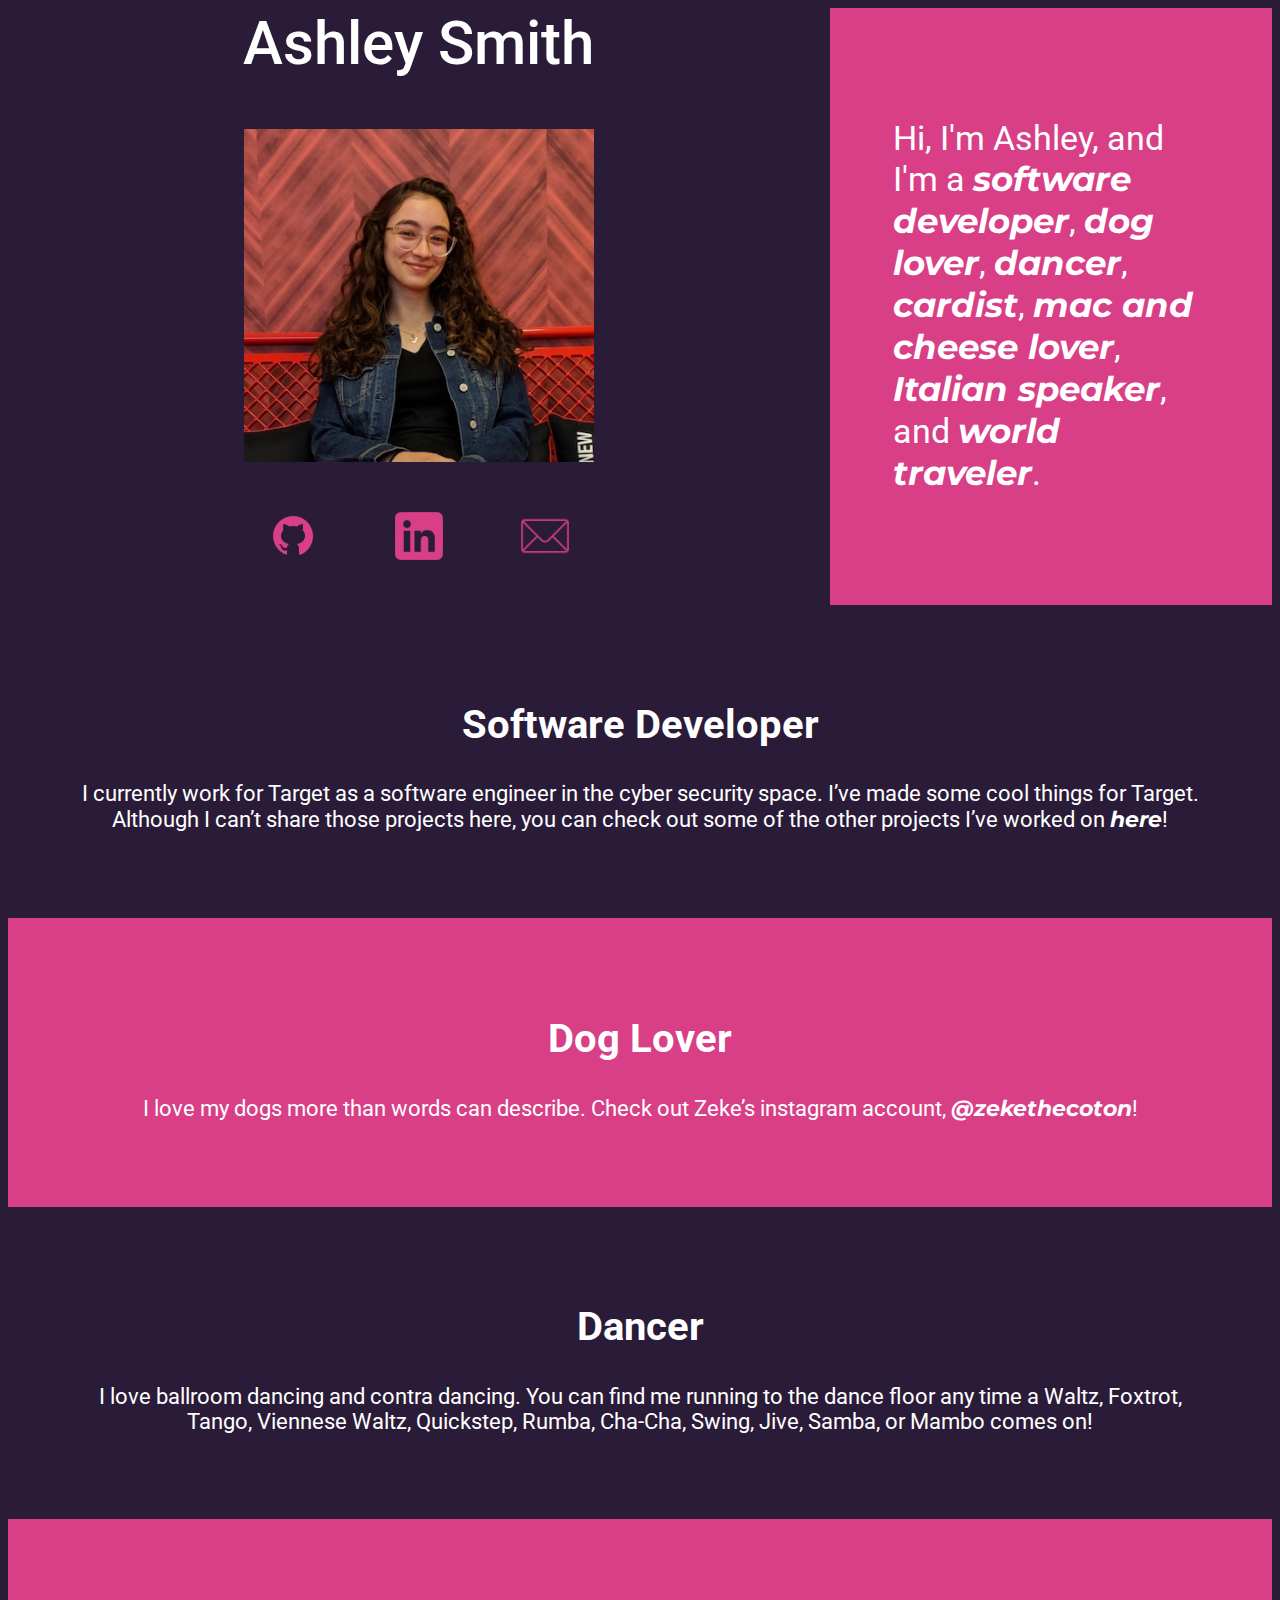
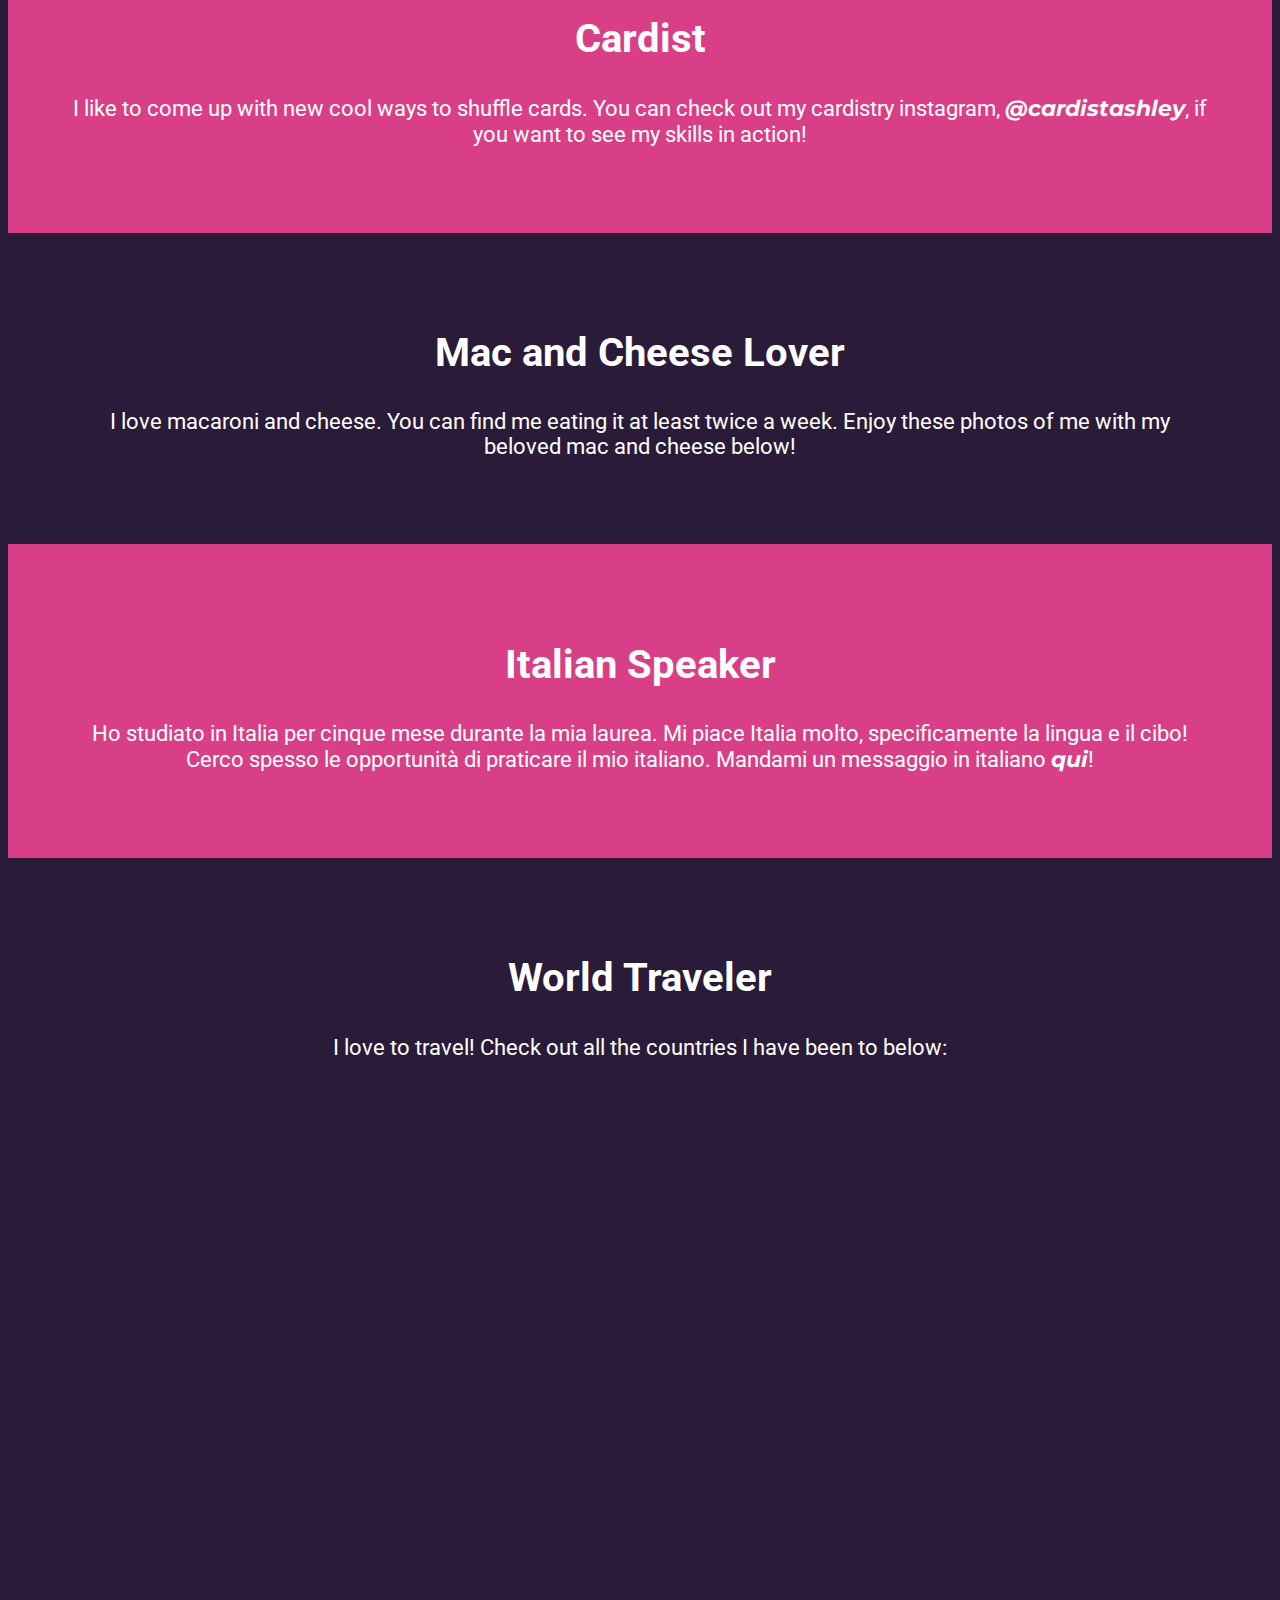
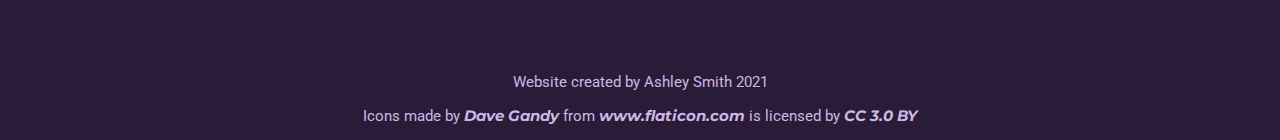
<file: index.html>
<!DOCTYPE html>
<html>

<head>
	<!-- Global site tag (gtag.js) - Google Analytics -->
	<script async src="https://www.googletagmanager.com/gtag/js?id=UA-143795361-1"></script>
	<script>
  	window.dataLayer = window.dataLayer || [];
  	function gtag(){dataLayer.push(arguments);}
  	gtag('js', new Date());
  	gtag('config', 'UA-143795361-1');
	</script>
	<script src="https://www.amcharts.com/lib/3/ammap.js" type="text/javascript"></script>
	<script src="https://www.amcharts.com/lib/3/maps/js/worldHigh.js" type="text/javascript"></script>
	<script src="https://www.amcharts.com/lib/3/themes/dark.js" type="text/javascript"></script>
	<script src="../javascript/map.js"></script>
	<title> Ashley's Homepage </title>
	<link rel="shortcut icon" type="image/jpg" href="content/icons/favicon.ico"/>
	<meta name="viewport" content="width=device-width,initial-scale=1.0">
	<link rel="stylesheet" href="../styles/default.css" />
	<link rel="stylesheet" href="../styles/index.css" />
	<link rel="preconnect" href="https://fonts.gstatic.com">
	<link href="https://fonts.googleapis.com/css?family=Roboto" rel="stylesheet">
	<link href="https://fonts.googleapis.com/css2?family=Open+Sans:wght@400;700&display=swap" rel="stylesheet">
<link href="https://fonts.googleapis.com/css2?family=Montserrat:wght@500&display=swap" rel="stylesheet">
</head>

<body>
	<div id="homepage">
	  <div class="col-1">
			<h1> Ashley Smith </h1>
			<p>
				<div id = image-container>
					<img srcset="../content/photos/prof-pic-big.jpg 2x, content/photos/prof-pic-small.jpg 1x"
						src="../content/photos/prof-pic-small.jpg"
						alt="Image of Ashley Smith" id="pro-pic"/>
				</div>
			</p>
			<div id="icons">
				<a href="https://github.com/asmith1" target="_blank" class="icon">
					<img src="content/icons/icons8-github-48.png">
				</a>
				<a href="https://www.linkedin.com/in/ashley-smith-951802126/?trk=nav_responsive_tab_profile_pic" target="_blank" class="icon">
					<img src="content/icons/linkedin-3-48.png">
				</a>
				<a href="mailto:ashleylsmith555@gmail.com" class="icon">
					<img src="content/icons/email-5-48.png">
				</a>
			</div>
		</div>
	  <div class="col-2">
			<p> Hi, I'm Ashley, and I'm a <a href="#software-developer">software developer</a>,
				<a href="#dog-lover">dog lover</a>, <a href="#dancer">dancer</a>, <a href="#cardist">cardist</a>,
				<a href="#mac-and-cheese">mac and cheese lover</a>, <a href="#italian-speaker">Italian speaker</a>, and <a href="#world-traveler">world traveler</a>.
		  </p>
		</div>
	</div>

	<div class="page-section" id="software-developer">
		<h2> Software Developer </h2>
		<p> I currently work for Target as a software engineer in the cyber security space.
			I’ve made some cool things for Target. Although I can’t share those projects here,
			you can check out some of the other projects I’ve worked on <a href="pages/portfolio.html">here</a>!</p>
	</div>

	<div class="page-section pink-background" id="dog-lover">
		<h2> Dog Lover </h2>
		<p> I love my dogs more than words can describe. Check out Zeke’s instagram account,
			<a href="https://www.instagram.com/zekethecoton/" target="_blank">@zekethecoton</a>!</p>
	</div>

	<div class="page-section" id="dancer">
		<h2> Dancer </h2>
		<p> I love ballroom dancing and contra dancing. You can find me running to the dance floor any time a Waltz,
			Foxtrot, Tango, Viennese Waltz, Quickstep, Rumba, Cha-Cha, Swing, Jive, Samba, or Mambo comes on!</p>
	</div>

	<div class="page-section pink-background" id="cardist">
		<h2> Cardist </h2>
		<p> I like to come up with new cool ways to shuffle cards. You can check out my cardistry instagram,
			<a href="https://www.instagram.com/cardistashley/" target="_blank">@cardistashley</a>, if you want to see my skills in action!</p>
	</div>

	<div class=page-section id="mac-and-cheese">
		<h2> Mac and Cheese Lover </h2>
		<p> I love macaroni and cheese. You can find me eating it at least twice a week. Enjoy these photos of me with my beloved mac and cheese below!</p>
	</div>

	<div class="page-section pink-background" id="italian-speaker">
		<h2> Italian Speaker </h2>
		<p> Ho studiato in Italia per cinque mese durante la mia laurea. Mi piace Italia molto, specificamente
			la lingua e il cibo! Cerco spesso le opportunità di praticare il mio italiano. Mandami un messaggio
			in italiano <a href="mailto:ashleylsmith555@gmail.com">qui</a>!</p>
	</div>

	<div class=page-section id="world-traveler">
		<h2> World Traveler </h2>
		<p> I love to travel! Check out all the countries I have been to below: </p>
		<div class=center>
			<div id="mapdiv" style="width: 1000px; height: 450px;"></div>
		</div>
	</div>

	<div id="footer">
		<p>Website created by Ashley Smith 2021</p>
		<p>Icons made by <a href="https://www.flaticon.com/authors/dave-gandy" title="Dave Gandy">Dave Gandy</a> from <a href="https://www.flaticon.com/" title="Flaticon">www.flaticon.com</a> is licensed by <a href="http://creativecommons.org/licenses/by/3.0/" title="Creative Commons BY 3.0" target="_blank">CC 3.0 BY</a></p>
	</div>
</body>

</html>
</file>
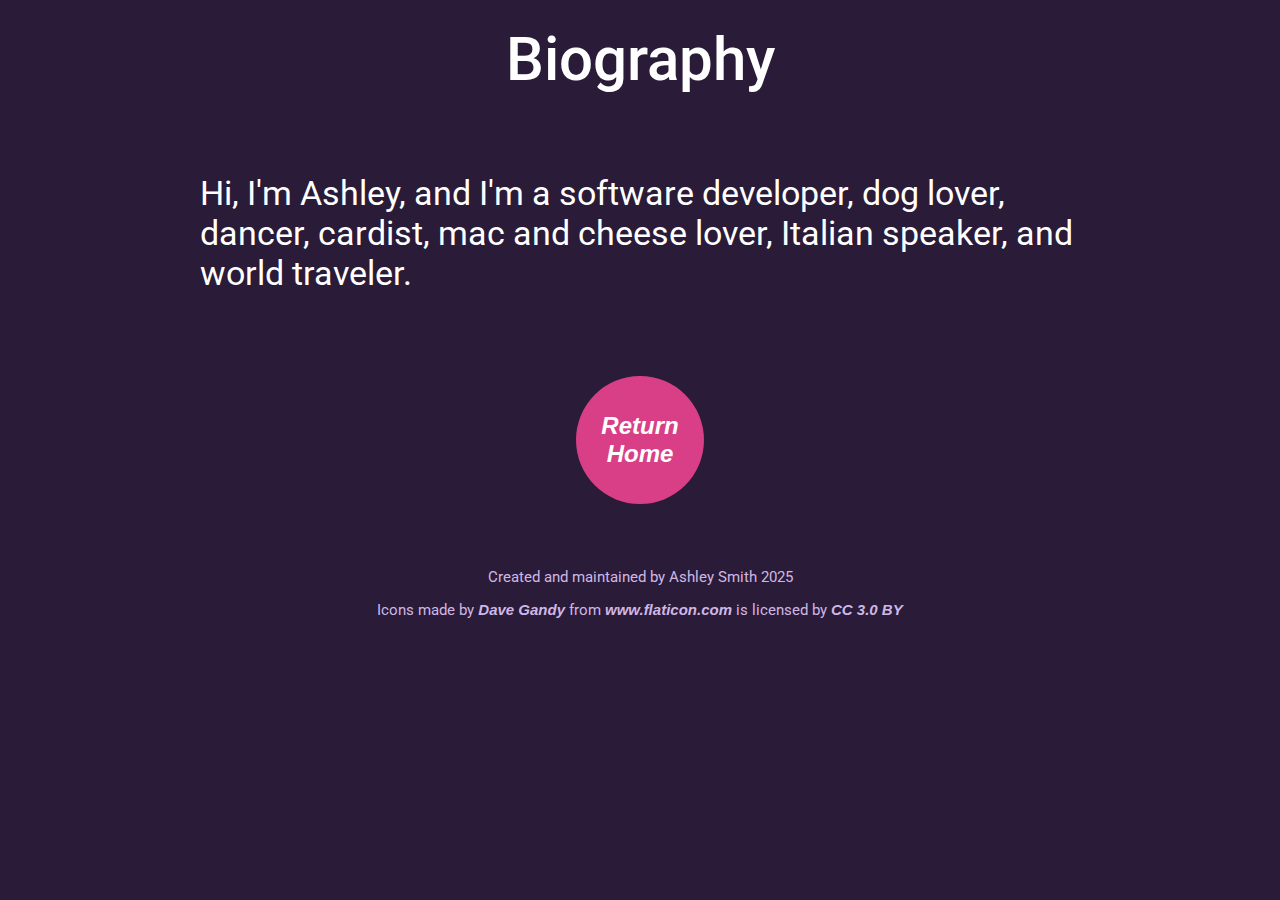
<file: bio/index.html>
<!DOCTYPE html>
<html>

<head>
	<!-- Global site tag (gtag.js) - Google Analytics -->
	<script async src="https://www.googletagmanager.com/gtag/js?id=UA-143795361-1"></script>
	<script>
	  window.dataLayer = window.dataLayer || [];
	  function gtag(){dataLayer.push(arguments);}
	  gtag('js', new Date());
	  gtag('config', 'UA-143795361-1');
	</script>
	<title> Biography </title>
	<meta name="viewport" content="width=device-width,initial-scale=1.0">
	<link rel="stylesheet" href="../styles/default.css" />
	<link rel="stylesheet" href="../styles/bio.css" />
	<link href="https://fonts.googleapis.com/css?family=Roboto" rel="stylesheet">
</head>

<body>
<div class="my-container">
	<h1> Biography </h1>
	<p id="bio"> Hi, I'm Ashley, and I'm a software developer, dog lover, dancer, cardist,
		mac and cheese lover, Italian speaker, and world traveler.
  </p>
</div>
<div id = "back-button-div">
    <a href = "../" class = "button" id="back-button"> Return Home </a>
</div>
<div id="footer">
	<p>Created and maintained by Ashley Smith 2025</p>
	<p>Icons made by <a href="https://www.flaticon.com/authors/dave-gandy" title="Dave Gandy">Dave Gandy</a> from <a href="https://www.flaticon.com/" title="Flaticon">www.flaticon.com</a> is licensed by <a href="http://creativecommons.org/licenses/by/3.0/" title="Creative Commons BY 3.0" target="_blank">CC 3.0 BY</a></p>
</div>

</body>


</html>
</file>
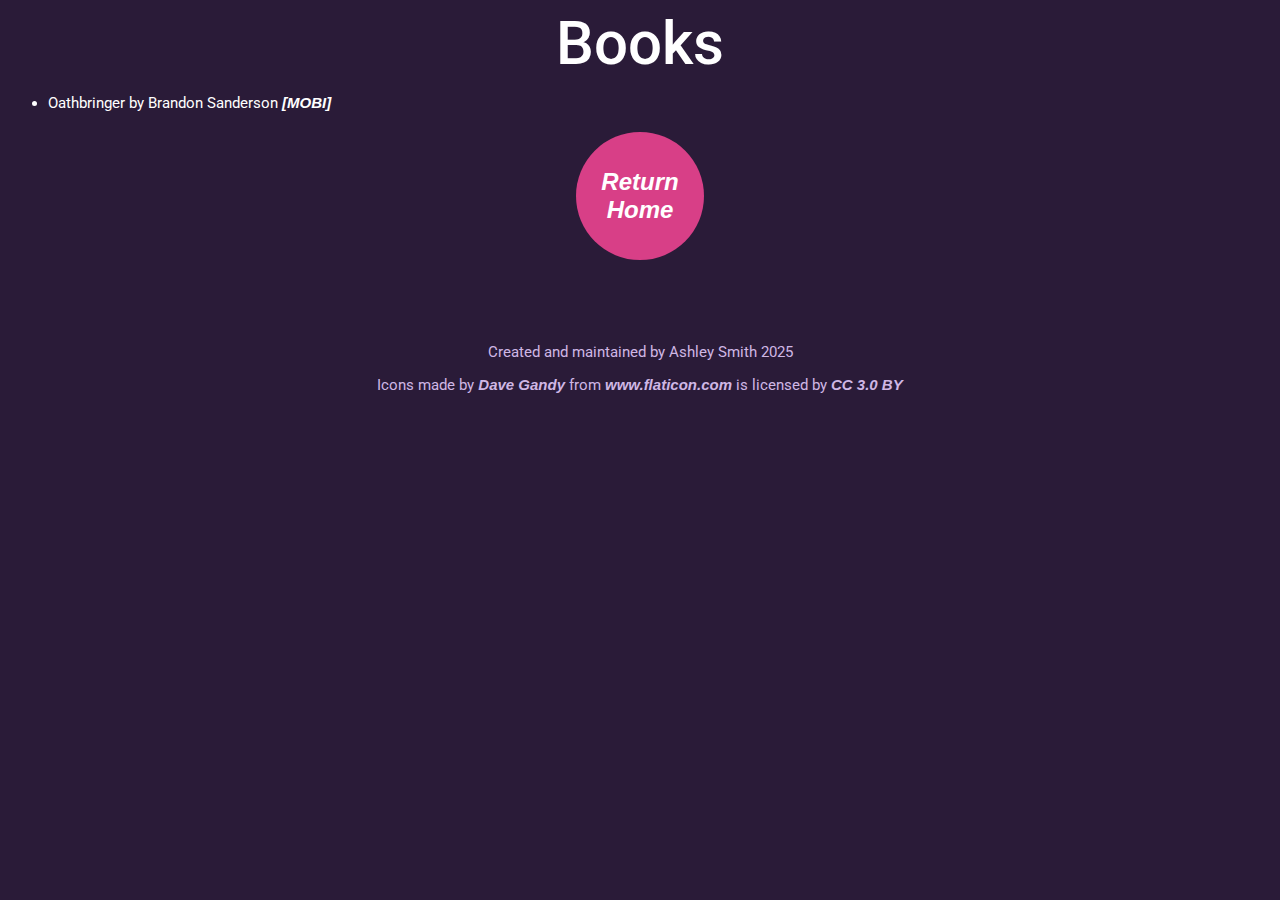
<file: books/index.html>
<!DOCTYPE html>
<html>

<head>
	<!-- Global site tag (gtag.js) - Google Analytics -->
	<script async src="https://www.googletagmanager.com/gtag/js?id=UA-143795361-1"></script>
	<script>
	  window.dataLayer = window.dataLayer || [];
	  function gtag(){dataLayer.push(arguments);}
	  gtag('js', new Date());
	  gtag('config', 'UA-143795361-1');
	</script>
	<title> Books </title>
	<meta name="viewport" content="width=device-width,initial-scale=1.0">
	<link rel="stylesheet" href="../styles/default.css" />
	<link href="https://fonts.googleapis.com/css?family=Roboto" rel="stylesheet">
</head>


<body>
<div class="my-container">
	<h1> Books </h1>
	<ul>
		<li>
			Oathbringer by Brandon Sanderson <a href="../content/books/oathbringer.mobi">[MOBI]</a> 
		</li>
	</ul>
</div>
<div id = "back-button-div">
    <a href = "../" class = "button" id="back-button"> Return Home </a>
</div>
<div id="footer">
	<p>Created and maintained by Ashley Smith 2025</p>
	<p>Icons made by <a href="https://www.flaticon.com/authors/dave-gandy" title="Dave Gandy">Dave Gandy</a> from <a href="https://www.flaticon.com/" title="Flaticon">www.flaticon.com</a> is licensed by <a href="http://creativecommons.org/licenses/by/3.0/" title="Creative Commons BY 3.0" target="_blank">CC 3.0 BY</a></p>
</div>

</body>


</html>
</file>
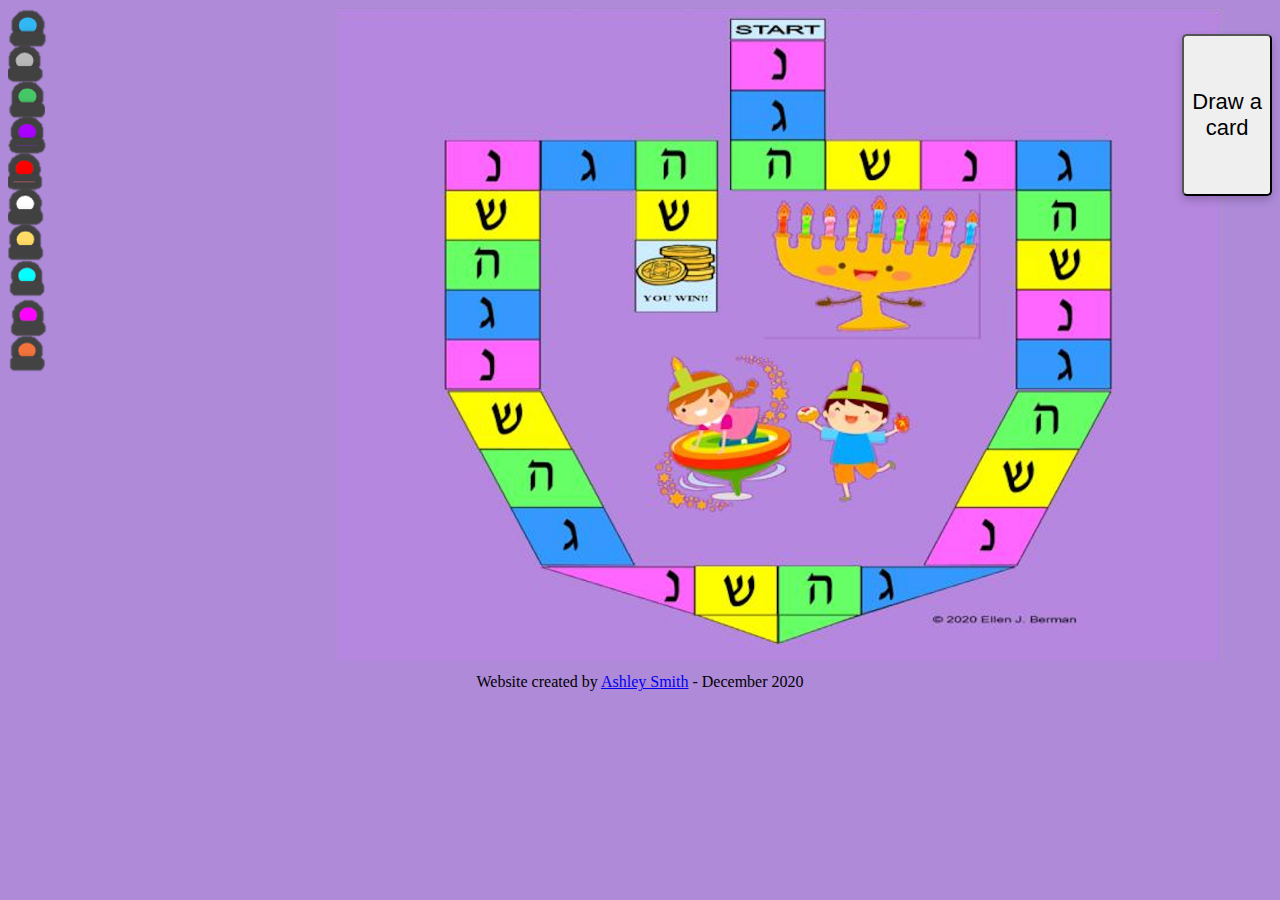
<file: hannukah-game/index.html>
<!DOCTYPE html>
<html>

  <head>
    <!-- Global site tag (gtag.js) - Google Analytics -->
    <script async src="https://www.googletagmanager.com/gtag/js?id=UA-143795361-1"></script>
    <script>
    	window.dataLayer = window.dataLayer || [];
    	function gtag(){dataLayer.push(arguments);}
    	gtag('js', new Date());
    	gtag('config', 'UA-143795361-1');
  	</script>
    <meta name="viewport" content="width=device-width,initial-scale=1.0">
  	<link rel="stylesheet" href="../styles/hannukah-game.css" />
  <head>

  <body>

    <div class="game-container">

      <div id="pieces">
        <div id="blue-piece">
          <img src="../content/hannukah-game/blue-piece.png" />
        </div>
        <br>
        <br>
        <div id="gray-piece">
          <img src="../content/hannukah-game/gray-piece.png"></img>
        </div>
        <br>
        <br>
        <div id="green-piece">
          <img src="../content/hannukah-game/green-piece.png" />
        </div>
        <br>
        <br>
        <div id="purple-piece">
          <img src="../content/hannukah-game/purple-piece.png" />
        </div>
        <br>
        <br>
        <div id="red-piece">
          <img src="../content/hannukah-game/red-piece.png" />
        </div>
        <br>
        <br>
        <div id="white-piece">
          <img src="../content/hannukah-game/white-piece.png" />
        </div>
        <br>
        <br>
        <div id="yellow-piece">
          <img src="../content/hannukah-game/yellow-piece.png" />
        </div>
        <br>
        <br>
        <div id="teal-piece">
          <img src="../content/hannukah-game/teal-piece.png" />
        </div>
        <br>
        <br>
        <div id="pink-piece">
          <img src="../content/hannukah-game/pink-piece.png" />
        </div>
        <br>
        <br>
        <div id="orange-piece">
          <img src="../content/hannukah-game/orange-piece.png" />
        </div>
      </div>

      <div class="dreidel">
        <iframe src="https://wheelofnames.com/9zk-kag" width=100% height=100% frameborder="0">
        </iframe>
      </div>

      <div class="game-board">
        <img src="../content/hannukah-game/game-background.jpg" />
      </div>

      <button id="draw-card-button">Draw a card</button>

      <div id="card">

        <!-- Modal content -->
        <div class="modal-content">
          <div class="x"><span class="close">&times;</span></div>
          <div id="card-text"></div>
          <div id="card-answer"></div>
          <button id="show-answer-button">Show answer</button>
        </div>

      </div>

    </div>

    <div id="copyright-footer">
      Website created by <a href="../">Ashley Smith</a> - December 2020
    </div>

  </body>

  <script src="../javascript/make-draggable.js"></script>
  <script src="../javascript/hannukah-deck.js"></script>
  <script src="../javascript/modal-script.js"></script>

</html>
</file>
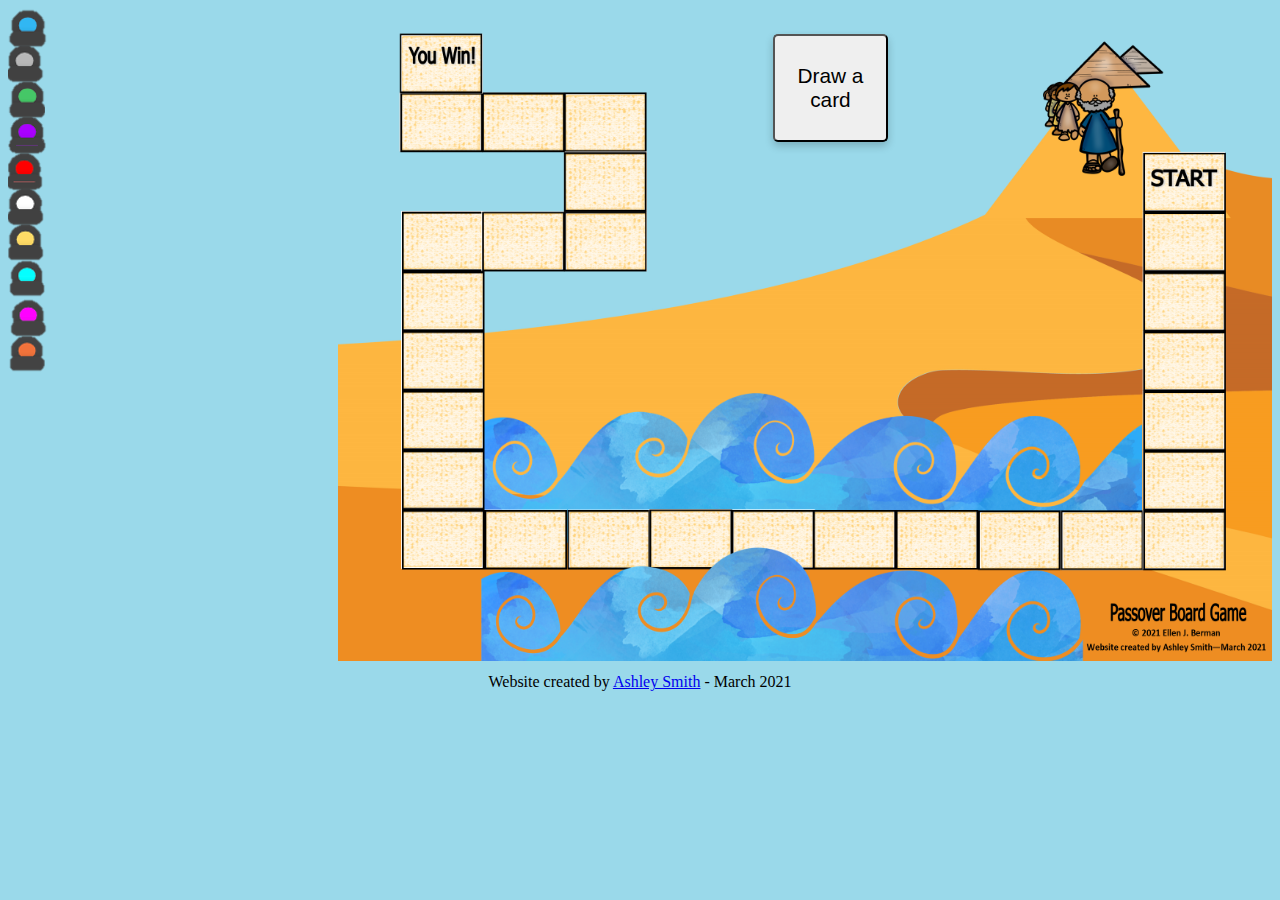
<file: passover-game/index.html>
<!DOCTYPE html>
<html>

  <head>
    <!-- Global site tag (gtag.js) - Google Analytics -->
    <script async src="https://www.googletagmanager.com/gtag/js?id=UA-143795361-1"></script>
    <script>
    	window.dataLayer = window.dataLayer || [];
    	function gtag(){dataLayer.push(arguments);}
    	gtag('js', new Date());
    	gtag('config', 'UA-143795361-1');
  	</script>
    <meta name="viewport" content="width=device-width,initial-scale=1.0">
  	<link rel="stylesheet" href="../styles/passover-game.css" />
  <head>

  <body>

    <div class="game-container">

      <div id="pieces">
        <div id="blue-piece">
          <img src="../content/hannukah-game/blue-piece.png" />
        </div>
        <br>
        <br>
        <div id="gray-piece">
          <img src="../content/hannukah-game/gray-piece.png" />
        </div>
        <br>
        <br>
        <div id="green-piece">
          <img src="../content/hannukah-game/green-piece.png" />
        </div>
        <br>
        <br>
        <div id="purple-piece">
          <img src="../content/hannukah-game/purple-piece.png" />
        </div>
        <br>
        <br>
        <div id="red-piece">
          <img src="../content/hannukah-game/red-piece.png" />
        </div>
        <br>
        <br>
        <div id="white-piece">
          <img src="../content/hannukah-game/white-piece.png" />
        </div>
        <br>
        <br>
        <div id="yellow-piece">
          <img src="../content/hannukah-game/yellow-piece.png" />
        </div>
        <br>
        <br>
        <div id="teal-piece">
          <img src="../content/hannukah-game/teal-piece.png" />
        </div>
        <br>
        <br>
        <div id="pink-piece">
          <img src="../content/hannukah-game/pink-piece.png" />
        </div>
        <br>
        <br>
        <div id="orange-piece">
          <img src="../content/hannukah-game/orange-piece.png" />
        </div>
      </div>

      <div class="spinner">
        <iframe src="https://wheelofnames.com/5kc-yfm" width=100% height=100% frameborder="0">
        </iframe>
      </div>

      <div class="game-board">
        <img src="../content/passover-game/passover-board.png" />
      </div>

      <button id="draw-card-button">Draw a card</button>

      <div id="card">

        <!-- Modal content -->
        <div class="modal-content">
          <div class="x"><span class="close">&times;</span></div>
          <div id="card-text"></div>
          <div id="card-answer"></div>
          <button id="show-answer-button">Show answer</button>
        </div>

      </div>

    </div>
    <div id="copyright-footer">
      Website created by <a href="../">Ashley Smith</a> - March 2021
    </div>

  </body>

  <script src="../javascript/make-draggable.js"></script>
  <script src="../javascript/passover-deck.js"></script>
  <script src="../javascript/modal-script.js"></script>

</html>
</file>
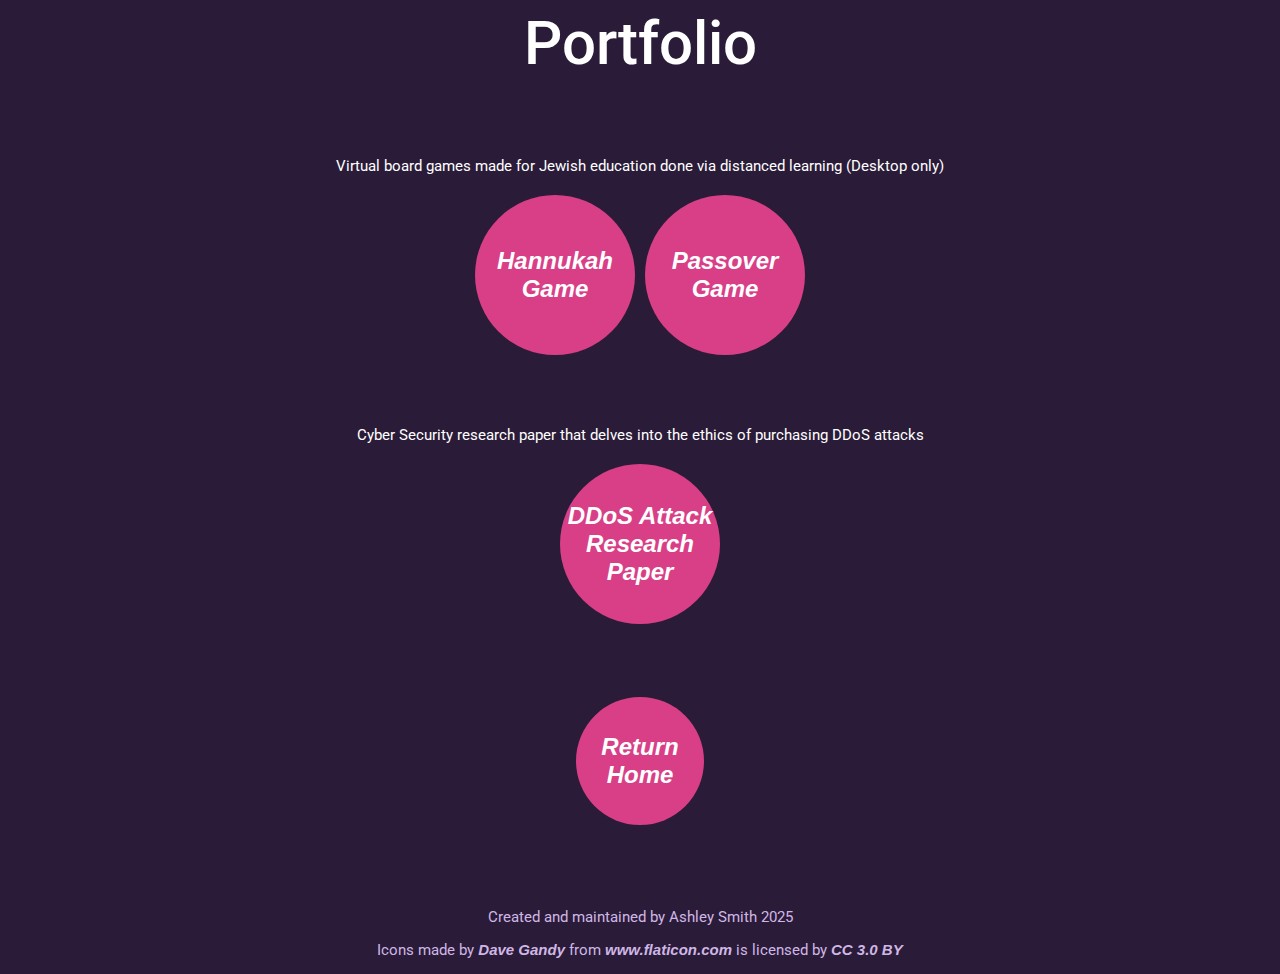
<file: portfolio/index.html>
<!DOCTYPE html>
<html>

<head>
	<!-- Global site tag (gtag.js) - Google Analytics -->
	<script async src="https://www.googletagmanager.com/gtag/js?id=UA-143795361-1"></script>
	<script>
  	window.dataLayer = window.dataLayer || [];
  	function gtag(){dataLayer.push(arguments);}
  	gtag('js', new Date());
  	gtag('config', 'UA-143795361-1');
	</script>
	<title> Portfolio </title>
	<meta name="viewport" content="width=device-width,initial-scale=1.0">
	<link rel="stylesheet" href="../styles/default.css" />
	<link rel="stylesheet" href="../styles/portfolio.css" />
	<link href="https://fonts.googleapis.com/css?family=Roboto" rel="stylesheet">
</head>

<body>
  <h1> Portfolio </h1>
	<div id=portfolio-page>
		<div class=portfolio-link>
			<div class=center>
				<p> Virtual board games made for Jewish education done via distanced learning (Desktop only) </p>
			</div>
			<div class="center">
				<a href="../hannukah-game/" class="portfolio-button button"> Hannukah Game </a>
				<a href="../passover-game/" class="portfolio-button button"> Passover Game </a>
			</div>
		</div>
		<div class=center>
			<p> Cyber Security research paper that delves into the ethics of purchasing DDoS attacks </p>
		</div>
		<div class=center>
			<a href="http://www.cs.tufts.edu/comp/116/archive/fall2017/asmith.pdf" target="_blank" class="portfolio-button button"> DDoS Attack Research Paper </a>
			<!-- Other sites to potentially link: -->
			<!-- <a href="http://asmithtestprep.com/" target="_blank" class="button"> Tutoring Website </a> -->
			<!-- <a href="igloo.html" target="_blank" class="button"> Igloo </a> -->
		</div>
	</div>
	<div id="back-button-div">
		<a href="../" class="button" id="back-button"> Return Home </a>
	</div>
	<div id="footer">
		<p>Created and maintained by Ashley Smith 2025</p>
		<p>Icons made by <a href="https://www.flaticon.com/authors/dave-gandy" title="Dave Gandy">Dave Gandy</a> from <a href="https://www.flaticon.com/" title="Flaticon">www.flaticon.com</a> is licensed by <a href="http://creativecommons.org/licenses/by/3.0/" title="Creative Commons BY 3.0" target="_blank">CC 3.0 BY</a></p>
	</div>

</body>

</html>
</file>
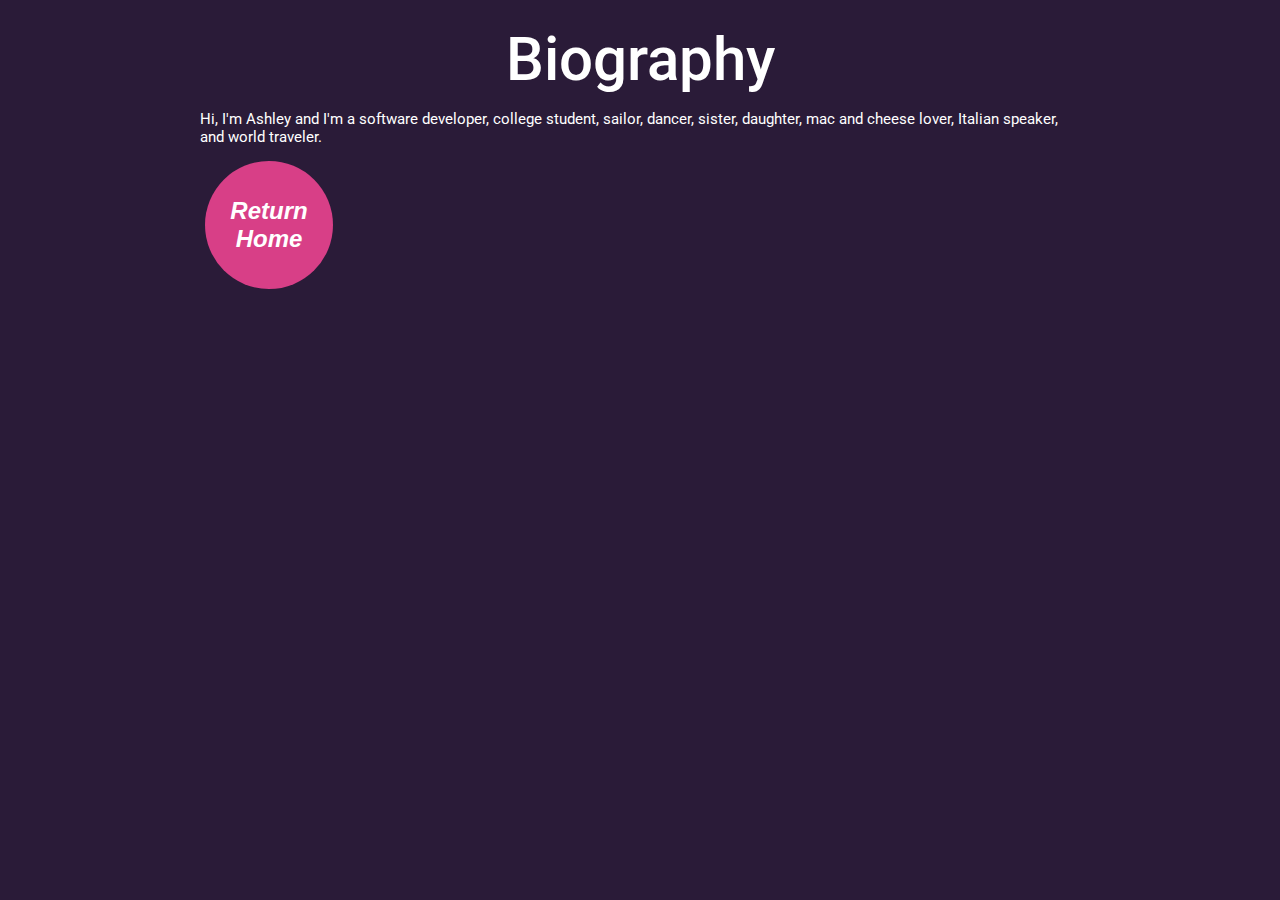
<file: bio.html>
<!DOCTYPE html>
<html>

<head>
	<title> Biography </title>
	<meta name="viewport" content="width=device-width,initial-scale=1.0">
	<link rel="stylesheet" href="styles/default.css" />
	<link rel="stylesheet" href="styles/bio.css" />
	<link href="https://fonts.googleapis.com/css?family=Roboto" rel="stylesheet">
</head>

<body>
<div class="my-container">
	<h1> Biography </h1>
	<p> Hi, I'm Ashley and I'm a software developer, college student, sailor,
		dancer, sister, daughter, mac and cheese lover, Italian speaker, and
		world traveler.
  </p>
</div>
<div id = "back-button">
    <a href = "index.html" class = "button"> Return Home </a>
</div>

</body>


</html>
</file>
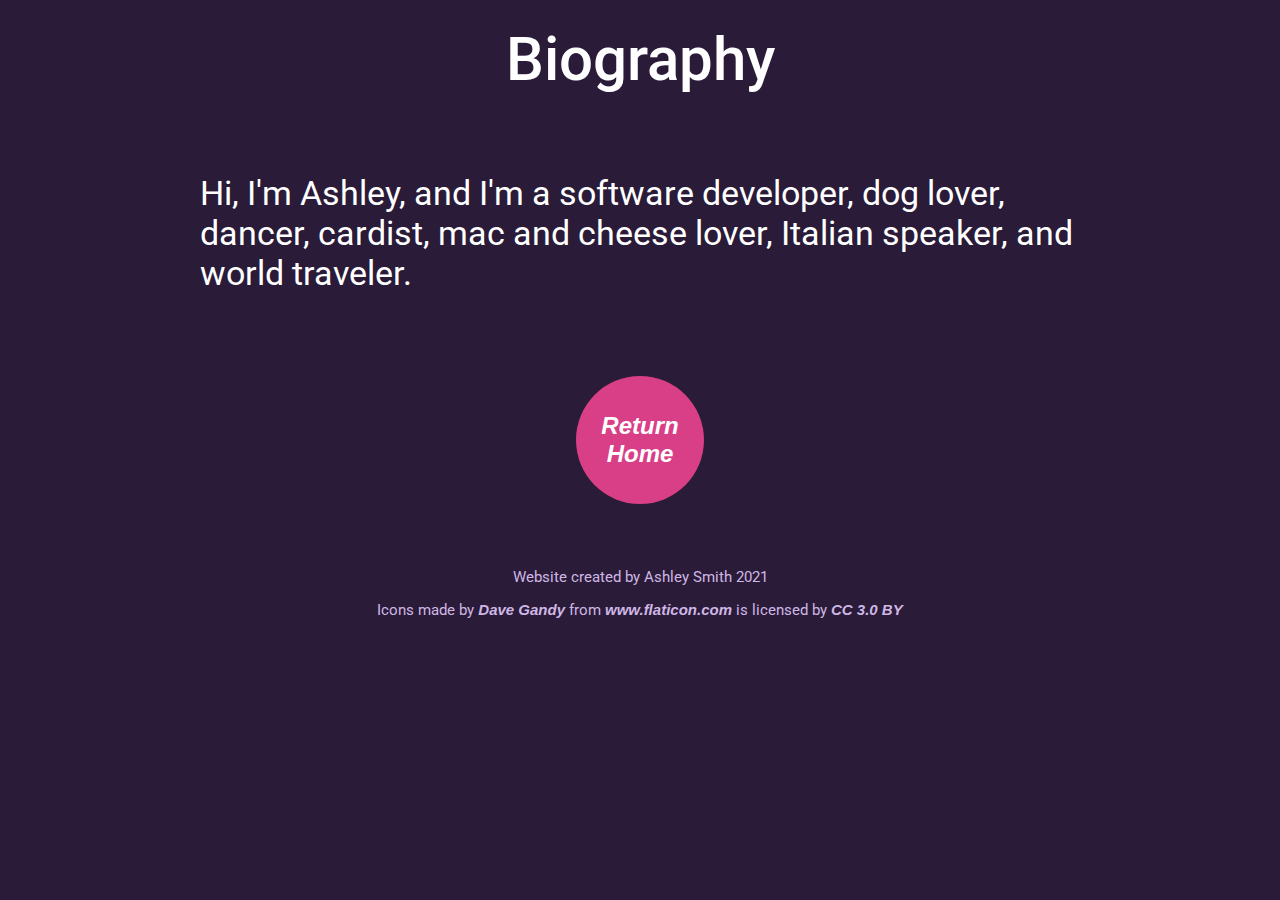
<file: pages/bio.html>
<!DOCTYPE html>
<html>

<head>
	<!-- Global site tag (gtag.js) - Google Analytics -->
	<script async src="https://www.googletagmanager.com/gtag/js?id=UA-143795361-1"></script>
	<script>
	  window.dataLayer = window.dataLayer || [];
	  function gtag(){dataLayer.push(arguments);}
	  gtag('js', new Date());
	  gtag('config', 'UA-143795361-1');
	</script>
	<title> Biography </title>
	<meta name="viewport" content="width=device-width,initial-scale=1.0">
	<link rel="stylesheet" href="../styles/default.css" />
	<link rel="stylesheet" href="../styles/bio.css" />
	<link href="https://fonts.googleapis.com/css?family=Roboto" rel="stylesheet">
</head>

<body>
<div class="my-container">
	<h1> Biography </h1>
	<p id="bio"> Hi, I'm Ashley, and I'm a software developer, dog lover, dancer, cardist,
		mac and cheese lover, Italian speaker, and world traveler.
  </p>
</div>
<div id = "back-button-div">
    <a href = "../index.html" class = "button" id="back-button"> Return Home </a>
</div>
<div id="footer">
	<p>Website created by Ashley Smith 2021</p>
	<p>Icons made by <a href="https://www.flaticon.com/authors/dave-gandy" title="Dave Gandy">Dave Gandy</a> from <a href="https://www.flaticon.com/" title="Flaticon">www.flaticon.com</a> is licensed by <a href="http://creativecommons.org/licenses/by/3.0/" title="Creative Commons BY 3.0" target="_blank">CC 3.0 BY</a></p>
</div>

</body>


</html>
</file>
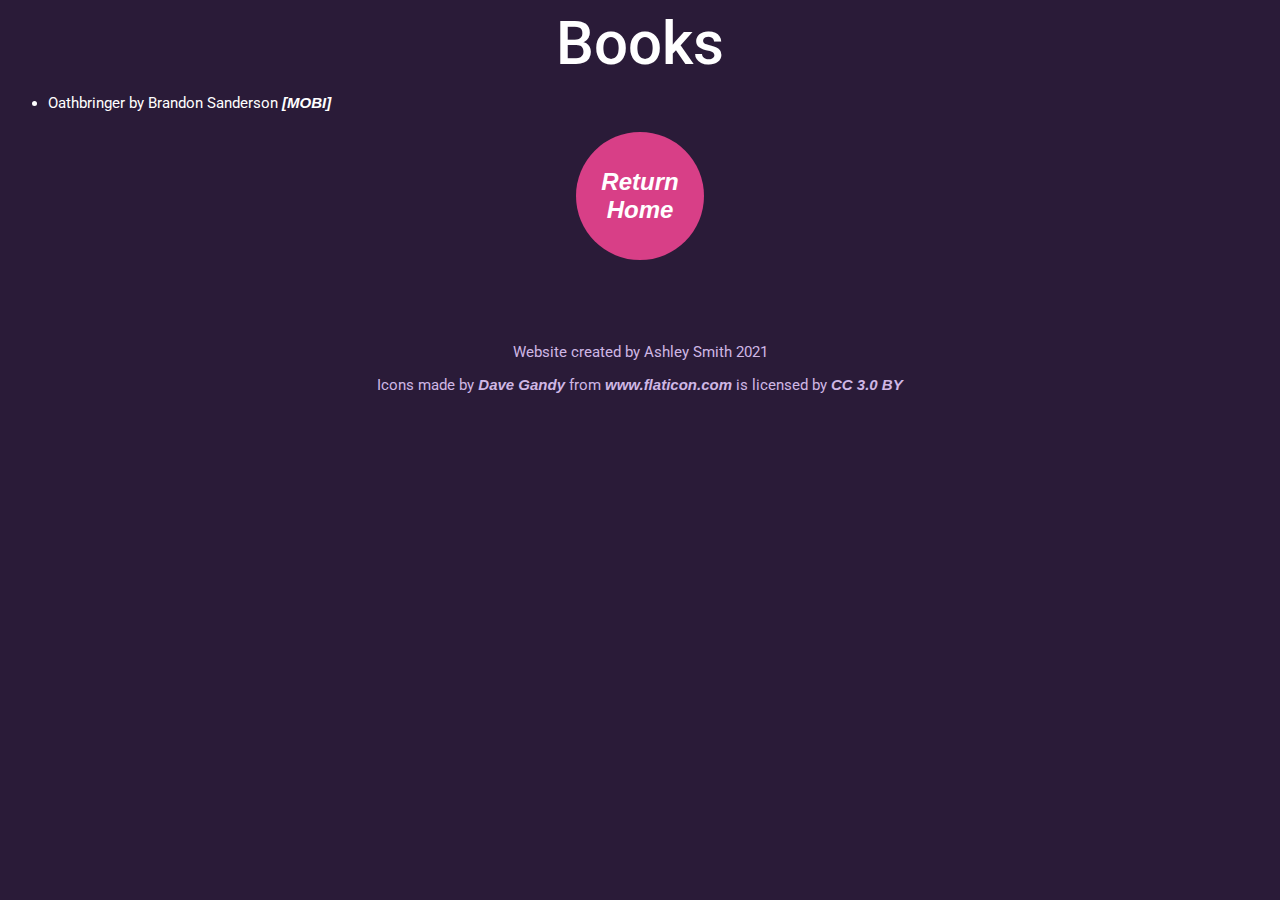
<file: pages/books.html>
<!DOCTYPE html>
<html>

<head>
	<!-- Global site tag (gtag.js) - Google Analytics -->
	<script async src="https://www.googletagmanager.com/gtag/js?id=UA-143795361-1"></script>
	<script>
	  window.dataLayer = window.dataLayer || [];
	  function gtag(){dataLayer.push(arguments);}
	  gtag('js', new Date());
	  gtag('config', 'UA-143795361-1');
	</script>
	<title> Books </title>
	<meta name="viewport" content="width=device-width,initial-scale=1.0">
	<link rel="stylesheet" href="../styles/default.css" />
	<link href="https://fonts.googleapis.com/css?family=Roboto" rel="stylesheet">
</head>

<body>
<div class="my-container">
	<h1> Books </h1>
	<ul>
		<li>
			Oathbringer by Brandon Sanderson <a href="../content/books/oathbringer.mobi">[MOBI]</a> 
		</li>
	</ul>
</div>
<div id = "back-button-div">
    <a href = "../index.html" class = "button" id="back-button"> Return Home </a>
</div>
<div id="footer">
	<p>Website created by Ashley Smith 2021</p>
	<p>Icons made by <a href="https://www.flaticon.com/authors/dave-gandy" title="Dave Gandy">Dave Gandy</a> from <a href="https://www.flaticon.com/" title="Flaticon">www.flaticon.com</a> is licensed by <a href="http://creativecommons.org/licenses/by/3.0/" title="Creative Commons BY 3.0" target="_blank">CC 3.0 BY</a></p>
</div>

</body>


</html>
</file>
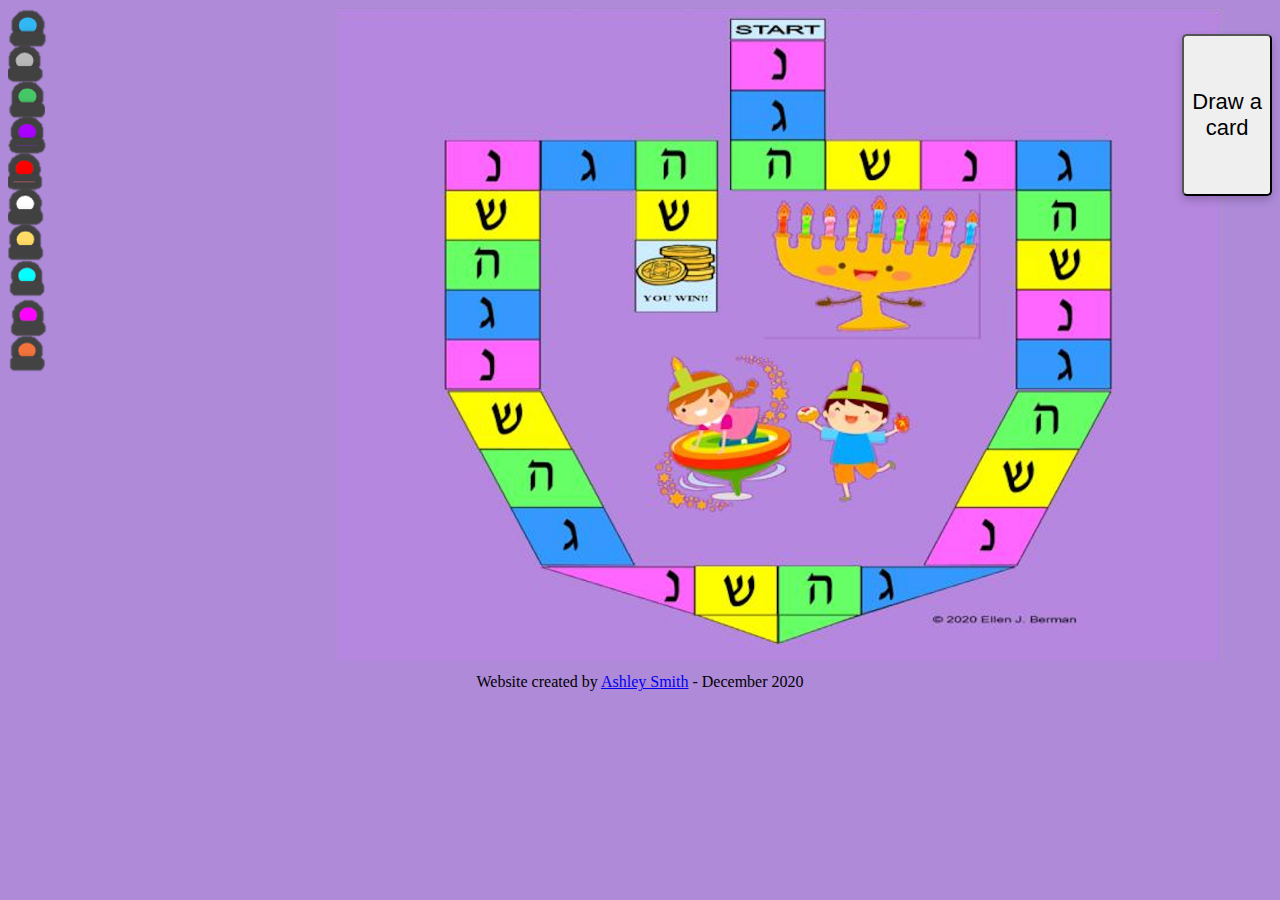
<file: pages/hannukah-game.html>
<!DOCTYPE html>
<html>

  <head>
    <!-- Global site tag (gtag.js) - Google Analytics -->
    <script async src="https://www.googletagmanager.com/gtag/js?id=UA-143795361-1"></script>
    <script>
    	window.dataLayer = window.dataLayer || [];
    	function gtag(){dataLayer.push(arguments);}
    	gtag('js', new Date());
    	gtag('config', 'UA-143795361-1');
  	</script>
    <meta name="viewport" content="width=device-width,initial-scale=1.0">
  	<link rel="stylesheet" href="../styles/hannukah-game.css" />
  <head>

  <body>

    <div class="game-container">

      <div id="pieces">
        <div id="blue-piece">
          <img src="../content/hannukah-game/blue-piece.png" />
        </div>
        <br>
        <br>
        <div id="gray-piece">
          <img src="../content/hannukah-game/gray-piece.png"></img>
        </div>
        <br>
        <br>
        <div id="green-piece">
          <img src="../content/hannukah-game/green-piece.png" />
        </div>
        <br>
        <br>
        <div id="purple-piece">
          <img src="../content/hannukah-game/purple-piece.png" />
        </div>
        <br>
        <br>
        <div id="red-piece">
          <img src="../content/hannukah-game/red-piece.png" />
        </div>
        <br>
        <br>
        <div id="white-piece">
          <img src="../content/hannukah-game/white-piece.png" />
        </div>
        <br>
        <br>
        <div id="yellow-piece">
          <img src="../content/hannukah-game/yellow-piece.png" />
        </div>
        <br>
        <br>
        <div id="teal-piece">
          <img src="../content/hannukah-game/teal-piece.png" />
        </div>
        <br>
        <br>
        <div id="pink-piece">
          <img src="../content/hannukah-game/pink-piece.png" />
        </div>
        <br>
        <br>
        <div id="orange-piece">
          <img src="../content/hannukah-game/orange-piece.png" />
        </div>
      </div>

      <div class="dreidel">
        <iframe src="https://wheelofnames.com/9zk-kag" width=100% height=100% frameborder="0">
        </iframe>
      </div>

      <div class="game-board">
        <img src="../content/hannukah-game/game-background.jpg" />
      </div>

      <button id="draw-card-button">Draw a card</button>

      <div id="card">

        <!-- Modal content -->
        <div class="modal-content">
          <div class="x"><span class="close">&times;</span></div>
          <div id="card-text"></div>
          <div id="card-answer"></div>
          <button id="show-answer-button">Show answer</button>
        </div>

      </div>

    </div>

    <div id="copyright-footer">
      Website created by <a href="../index.html">Ashley Smith</a> - December 2020
    </div>

  </body>

  <script src="../javascript/make-draggable.js"></script>
  <script src="../javascript/hannukah-deck.js"></script>
  <script src="../javascript/modal-script.js"></script>

</html>
</file>
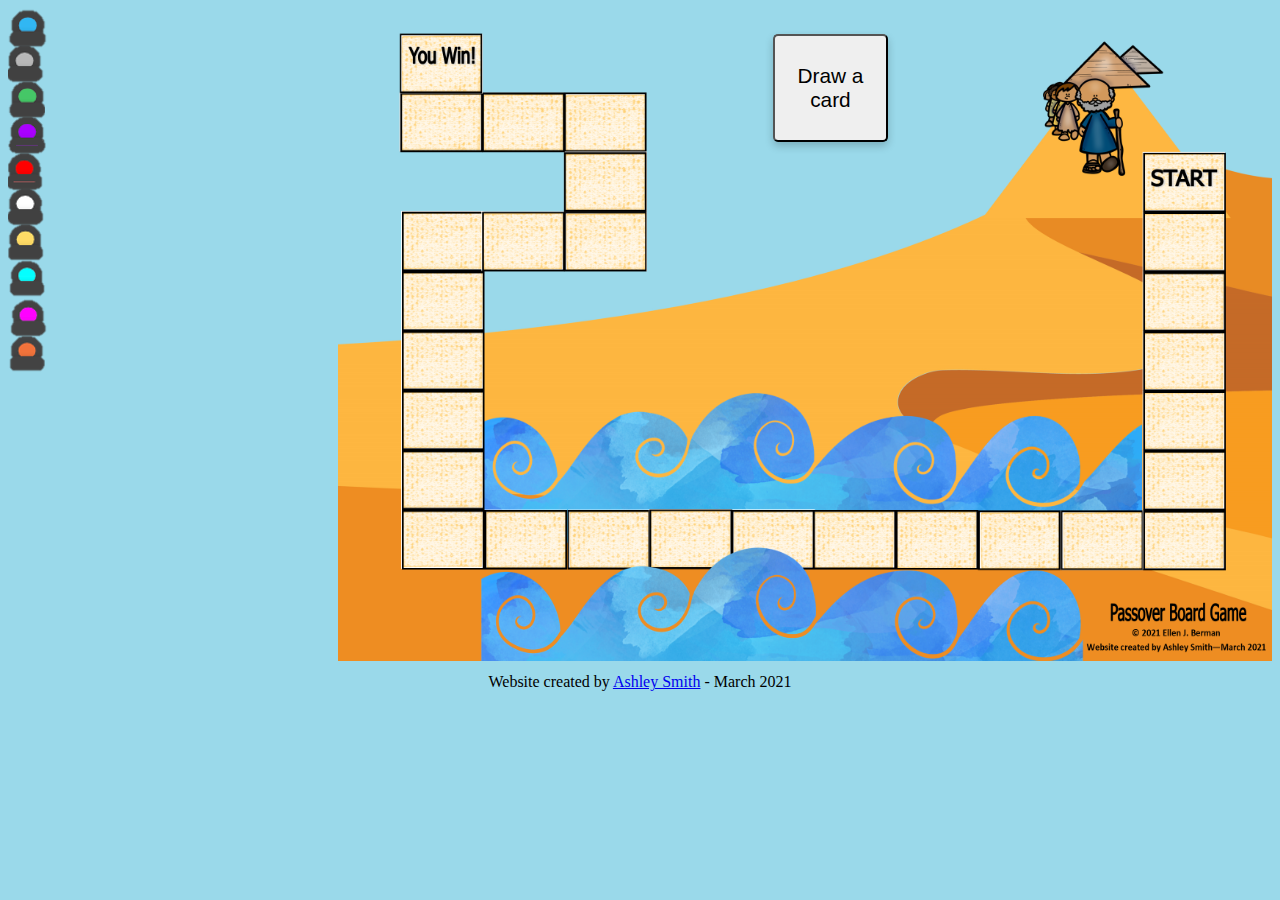
<file: pages/passover-game.html>
<!DOCTYPE html>
<html>

  <head>
    <!-- Global site tag (gtag.js) - Google Analytics -->
    <script async src="https://www.googletagmanager.com/gtag/js?id=UA-143795361-1"></script>
    <script>
    	window.dataLayer = window.dataLayer || [];
    	function gtag(){dataLayer.push(arguments);}
    	gtag('js', new Date());
    	gtag('config', 'UA-143795361-1');
  	</script>
    <meta name="viewport" content="width=device-width,initial-scale=1.0">
  	<link rel="stylesheet" href="../styles/passover-game.css" />
  <head>

  <body>

    <div class="game-container">

      <div id="pieces">
        <div id="blue-piece">
          <img src="../content/hannukah-game/blue-piece.png" />
        </div>
        <br>
        <br>
        <div id="gray-piece">
          <img src="../content/hannukah-game/gray-piece.png" />
        </div>
        <br>
        <br>
        <div id="green-piece">
          <img src="../content/hannukah-game/green-piece.png" />
        </div>
        <br>
        <br>
        <div id="purple-piece">
          <img src="../content/hannukah-game/purple-piece.png" />
        </div>
        <br>
        <br>
        <div id="red-piece">
          <img src="../content/hannukah-game/red-piece.png" />
        </div>
        <br>
        <br>
        <div id="white-piece">
          <img src="../content/hannukah-game/white-piece.png" />
        </div>
        <br>
        <br>
        <div id="yellow-piece">
          <img src="../content/hannukah-game/yellow-piece.png" />
        </div>
        <br>
        <br>
        <div id="teal-piece">
          <img src="../content/hannukah-game/teal-piece.png" />
        </div>
        <br>
        <br>
        <div id="pink-piece">
          <img src="../content/hannukah-game/pink-piece.png" />
        </div>
        <br>
        <br>
        <div id="orange-piece">
          <img src="../content/hannukah-game/orange-piece.png" />
        </div>
      </div>

      <div class="spinner">
        <iframe src="https://wheelofnames.com/5kc-yfm" width=100% height=100% frameborder="0">
        </iframe>
      </div>

      <div class="game-board">
        <img src="../content/passover-game/passover-board.png" />
      </div>

      <button id="draw-card-button">Draw a card</button>

      <div id="card">

        <!-- Modal content -->
        <div class="modal-content">
          <div class="x"><span class="close">&times;</span></div>
          <div id="card-text"></div>
          <div id="card-answer"></div>
          <button id="show-answer-button">Show answer</button>
        </div>

      </div>

    </div>
    <div id="copyright-footer">
      Website created by <a href="../index.html">Ashley Smith</a> - March 2021
    </div>

  </body>

  <script src="../javascript/make-draggable.js"></script>
  <script src="../javascript/passover-deck.js"></script>
  <script src="../javascript/modal-script.js"></script>

</html>
</file>
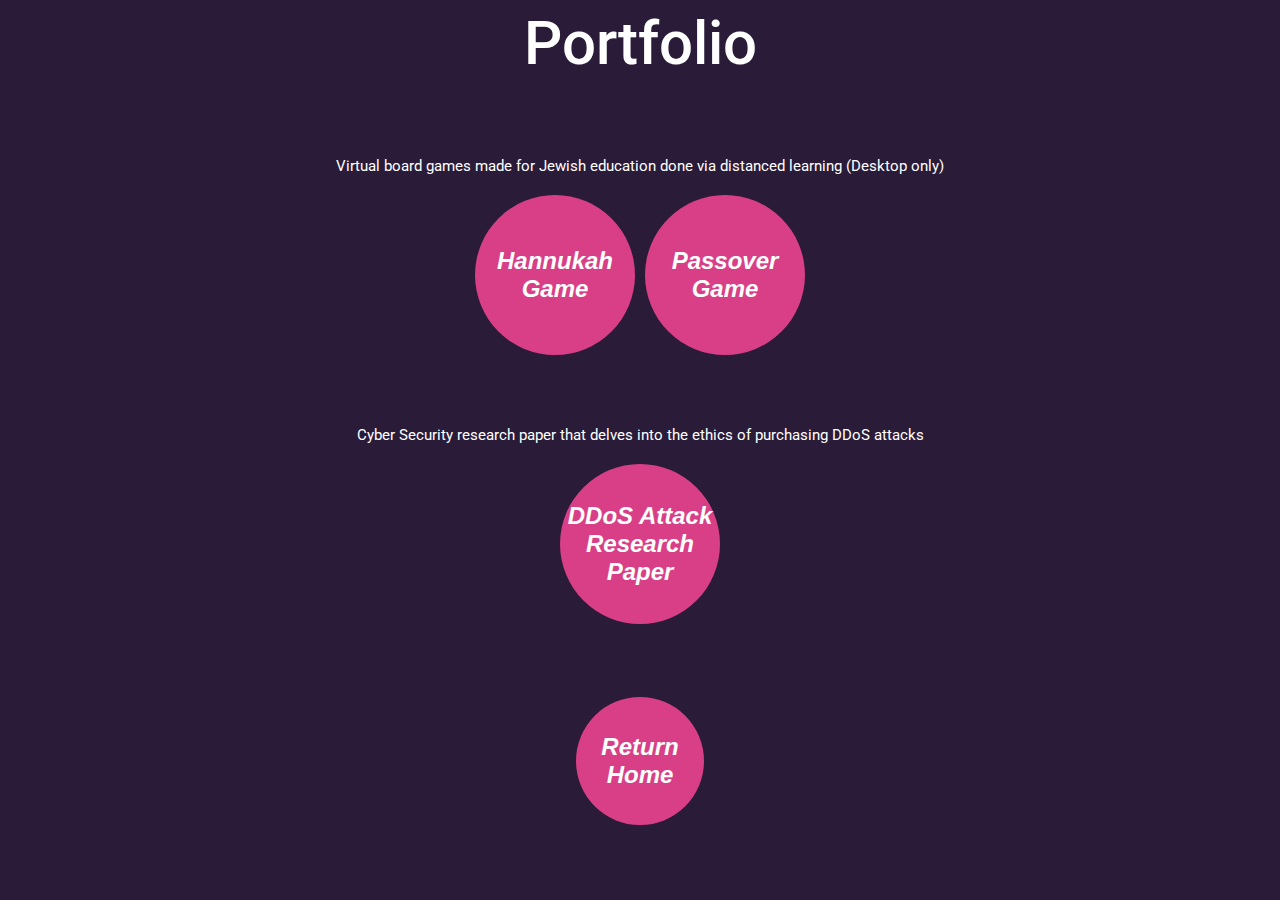
<file: pages/portfolio.html>
<!DOCTYPE html>
<html>

<head>
	<!-- Global site tag (gtag.js) - Google Analytics -->
	<script async src="https://www.googletagmanager.com/gtag/js?id=UA-143795361-1"></script>
	<script>
  	window.dataLayer = window.dataLayer || [];
  	function gtag(){dataLayer.push(arguments);}
  	gtag('js', new Date());
  	gtag('config', 'UA-143795361-1');
	</script>
	<title> Portfolio </title>
	<meta name="viewport" content="width=device-width,initial-scale=1.0">
	<link rel="stylesheet" href="../styles/default.css" />
	<link rel="stylesheet" href="../styles/portfolio.css" />
	<link href="https://fonts.googleapis.com/css?family=Roboto" rel="stylesheet">
</head>

<body>
  <h1> Portfolio </h1>
	<div id=portfolio-page>
		<div class=portfolio-link>
			<div class=center>
				<p> Virtual board games made for Jewish education done via distanced learning (Desktop only) </p>
			</div>
			<div class="center">
				<a href="hannukah-game.html" class="portfolio-button button"> Hannukah Game </a>
				<a href="passover-game.html" class="portfolio-button button"> Passover Game </a>
			</div>
		</div>
		<div class=center>
			<p> Cyber Security research paper that delves into the ethics of purchasing DDoS attacks </p>
		</div>
		<div class=center>
			<a href="http://www.cs.tufts.edu/comp/116/archive/fall2017/asmith.pdf" target="_blank" class="portfolio-button button"> DDoS Attack Research Paper </a>
			<!-- Other sites to potentially link: -->
			<!-- <a href="http://asmithtestprep.com/" target="_blank" class="button"> Tutoring Website </a> -->
			<!-- <a href="igloo.html" target="_blank" class="button"> Igloo </a> -->
		</div>
	</div>
	<div id="back-button-div">
		<a href="../index.html" class="button" id="back-button"> Return Home </a>
	</div>

</body>
</file>
<file: styles/default.css>
:root {
    --background-color: #2A1B38; /* dark violet */
    --text-color: #ffffff; /* white */
    --button-color: #D83F87; /*hot pink */
    --light-purple: #cfb7e5
}

body {
    background: var(--background-color);
    text-align: left;
    font-size: 15px;
    font-family: 'Roboto', serif;
    color: var(--text-color);
}

p {
    font-family: 'Roboto', serif;
    opacity: 1;
    text-indent: 0;
}

h1 {
    font-size: 60px;
    font-family: 'Roboto', serif;
    text-align: center;
    margin-top: auto;
    margin-bottom: auto;
    font-weight: 500;
}

.button {
    display: flex;
    align-items: center;
    justify-content: center;
    background-color: var(--button-color);
    color: var(--text-color);
    border-radius: 50%;
    height: 8rem; /* was 100 px */
    width: 8rem;
    text-align: center;
    text-decoration: none;
    font-size: 1.5rem; /* was 16px */
    margin: 5px;
}

#contactform {
    padding-left: 30%;
    padding-right: 30%;
}

#footer {
    color: var(--light-purple);
    padding-top: 5%;
    font-size: 15px;
    text-align: center;
}

#footer a:link {
    color: var(--light-purple);
}

#homepage {
    display: flex;
    /* justify-content: flex-start; */
    /* flex-direction: row; */
}

.col-1 {
	  /* width: 70%; */
    /* min-width: 40%; */
    display: flex;
    flex-direction: column;
    flex-grow: 1;
}

.col-2 {
    background-color: var(--button-color);
    font-size: 34px;
    padding-left: 5%;
    padding-right: 5%;
    text-align: left;
    display: flex;
    align-items: center;
    width: 25%;
}

.col-2 p {
	text-indent: 0px;
}

@media (max-width: 750px) {
	#homepage {
		flex-direction: column;
	}
  .col-2 {
    width: inherit;
  }
}

#back-button-div {
	display: flex;
	justify-content: center;
	align-items: flex-end;
}

#back-button:hover {
  background-color: white;
  content: url(../content/home.svg); /* file loc relative to css file */
}

.center {
  display: flex;
  flex-direction: row;
  justify-content: center;
}

a {
  color: white;
  font-family: 'Montserrat', sans-serif;
}

a:link {
  font-weight: bold;
  text-decoration: none;
  font-style: oblique;
}

a:hover {
  opacity: 0.8;
}

html {
    scroll-behavior: smooth;
}
</file>
<file: styles/index.css>
#logo {
  display: flex;
  justify-content: center;
}

#image-container {
  display: flex;
  justify-content: center;
}

body {
	text-align: center;
}

h2 {
  font-size: 40px;
}

.portfolio-link {
  padding-bottom: 4%;
}

.page-section {
  padding-top: 5%;
  padding-bottom: 5%;
  color: white;
  font-size: 22px;
  padding-left: 5%;
  padding-right: 5%;
}

.portfolio-button {
  height: 10rem; /* was 100 px */
  width: 10rem;
}

.portfolio-button:hover {
  opacity: 0.8;
}

.pink-background {
  background-color: var(--button-color);
}

#icons {
  display: flex;
  justify-content: space-around;
  padding-left: 27%;
  padding-right: 27%;
  padding-bottom: 5%;
}


@media (min-width: 501px) {
  #pro-pic {
    padding: 20px;
    width: 350px;
    max-width: 100%;
    max-height: 350px;
    border-radius: 5%;
  }
  #buttons {
    display: flex;
    justify-content: space-around;
    padding-left: 5%;
    padding-right: 5%;
    padding-top: 10px;
  }
}

@media (max-width: 500px) {
  #buttons {
    display: flex;
    flex-direction: column;
    justify-content: flex-start;
    align-items: center;
  }
  .button {
    height: 15rem;
    width: 15rem;
  }
  #pro-pic {
    height: 15rem;
    width: 15rem;
    border-radius: 50%;
  }
  #icons {
    padding-left: 10%;
    padding-right: 10%;
  }
}
</file>
<file: styles/bio.css>
#bio {
	font-size: 34px;
	text-align: left;
	text-indent: 0px;
	padding-top: 5%;
	padding-bottom: 5%;
}

body {
	padding-top: 1rem;
	padding-left: 15%;
	padding-right: 15%;
}
</file>
<file: styles/hannukah-game.css>
body {
 background-color: #ae8ad9;
}

img {
  max-width: 90%;
  height: auto;
  width: auto\9; /* ie8 */
}

.game-board {
  display: flex;
  justify-content: center;
}

#blue-piece, #gray-piece, #green-piece, #purple-piece, #red-piece, #white-piece,
#yellow-piece, #teal-piece, #pink-piece, #orange-piece {
  position: absolute;
  height: 3.5%;
  width: 3.5%;
}

.game-container {
  display: flex;
  justify-content: flex-end;
}

#draw-card-button {
  box-shadow: 0 4px 8px 0 rgba(0,0,0,0.2);
  transition: 0.3s;
  border-radius: 5px;
  height: 18%;
  width: 7%;
  position: absolute;
  margin-top: 2%;
  float:right;
  font-size: 22px;
}

/* The Modal (background) */
#card {
  display: none; /* Hidden by default */
  position: fixed; /* Stay in place */
  z-index: 1; /* Sit on top */
  left: 0;
  top: 0;
  width: 100%; /* Full width */
  height: 100%; /* Full height */
  overflow: auto; /* Enable scroll if needed */
  background-color: rgb(0,0,0); /* Fallback color */
  background-color: rgba(0,0,0,0.4); /* Black w/ opacity */
}

/* Modal Content/Box */
.modal-content {
  background-color: #fefefe;
  margin: 15% auto; /* 15% from the top and centered */
  padding: 20px;
  border: 1px solid #888;
  height: 60%;
  width: 25%;
  border-radius: 5px;
  display: flex;
  flex-direction: column;
  font-size: 22px;
}

/* The Close Button */
.close {
  color: #aaa;
  float: right;
  font-size: 28px;
  font-weight: bold;
}

.close:hover,
.close:focus {
  color: black;
  text-decoration: none;
  cursor: pointer;
}

.dreidel {
  padding-top: 20%;
  height: 400px;
  width: 900px;
}

#show-answer-button {
  background-color: #33adff;
  border: none;
  color: white;
  padding: 15px 32px;
  text-align: center;
  text-decoration: none;
  display: inline-block;
  font-size: 22px;
  margin: 7%;
  border-radius: 5px;
}

#card-answer {
  padding-top: 3%;
}

#copyright-footer {
  padding: 1%;
  text-align: center;
}
</file>
<file: styles/passover-game.css>
body {
 background-color: #9ad9ea;
}

img {
  max-width: 100%;
  height: auto;
  width: auto\9; /* ie8 */
}

.game-board {
  display: flex;
  justify-content: center;
}

#blue-piece, #gray-piece, #green-piece, #purple-piece, #red-piece, #white-piece,
#yellow-piece, #teal-piece, #pink-piece, #orange-piece {
  position: absolute;
  height: 3.5%;
  width: 3.5%;
}

.game-container {
  display: flex;
  justify-content: flex-end;
}

#draw-card-button {
  margin-right: 30%;
  box-shadow: 0 4px 8px 0 rgba(0,0,0,0.2);
  transition: 0.3s;
  border-radius: 5px;
  height: 12%;
  width: 9%;
  position: absolute;
  margin-top: 2%;
  font-size: 1.3em;
}

/* The Modal (background) */
#card {
  display: none; /* Hidden by default */
  position: fixed; /* Stay in place */
  z-index: 1; /* Sit on top */
  left: 0;
  top: 0;
  width: 100%; /* Full width */
  height: 100%; /* Full height */
  overflow: auto; /* Enable scroll if needed */
  background-color: rgb(0,0,0); /* Fallback color */
  background-color: rgba(0,0,0,0.4); /* Black w/ opacity */
}

/* Modal Content/Box */
.modal-content {
  background-color: #fefefe;
  margin: 15% auto; /* 15% from the top and centered */
  padding: 20px;
  border: 1px solid #888;
  height: 60%;
  width: 25%;
  border-radius: 5px;
  display: flex;
  flex-direction: column;
  font-size: 22px;
}

/* The Close Button */
.close {
  color: #aaa;
  float: right;
  font-size: 28px;
  font-weight: bold;
}

.close:hover,
.close:focus {
  color: black;
  text-decoration: none;
  cursor: pointer;
}

.spinner {
  padding-top: 20%;
  height: 400px;
  width: 900px;
  /* height: 20em;
  width: 40em; */
}

#show-answer-button {
  background-color: #33adff;
  border: none;
  color: white;
  padding: 15px 32px;
  text-align: center;
  text-decoration: none;
  display: inline-block;
  font-size: 22px;
  margin: 7%;
  border-radius: 5px;
}

#card-answer {
  padding-top: 3%;
}

#copyright-footer {
  padding: 1%;
  text-align: center;
}
</file>
<file: styles/portfolio.css>
.portfolio-link {
  padding-bottom: 4%;
}

.center {
  display: flex;
  flex-direction: row;
  justify-content: center;
}

#portfolio-page {
  padding-top: 5%;
  padding-bottom: 5%;
}

.portfolio-button {
  height: 10rem; /* was 100 px */
  width: 10rem;

}

.portfolio-button:hover {
  opacity: 0.8;
}
</file>
